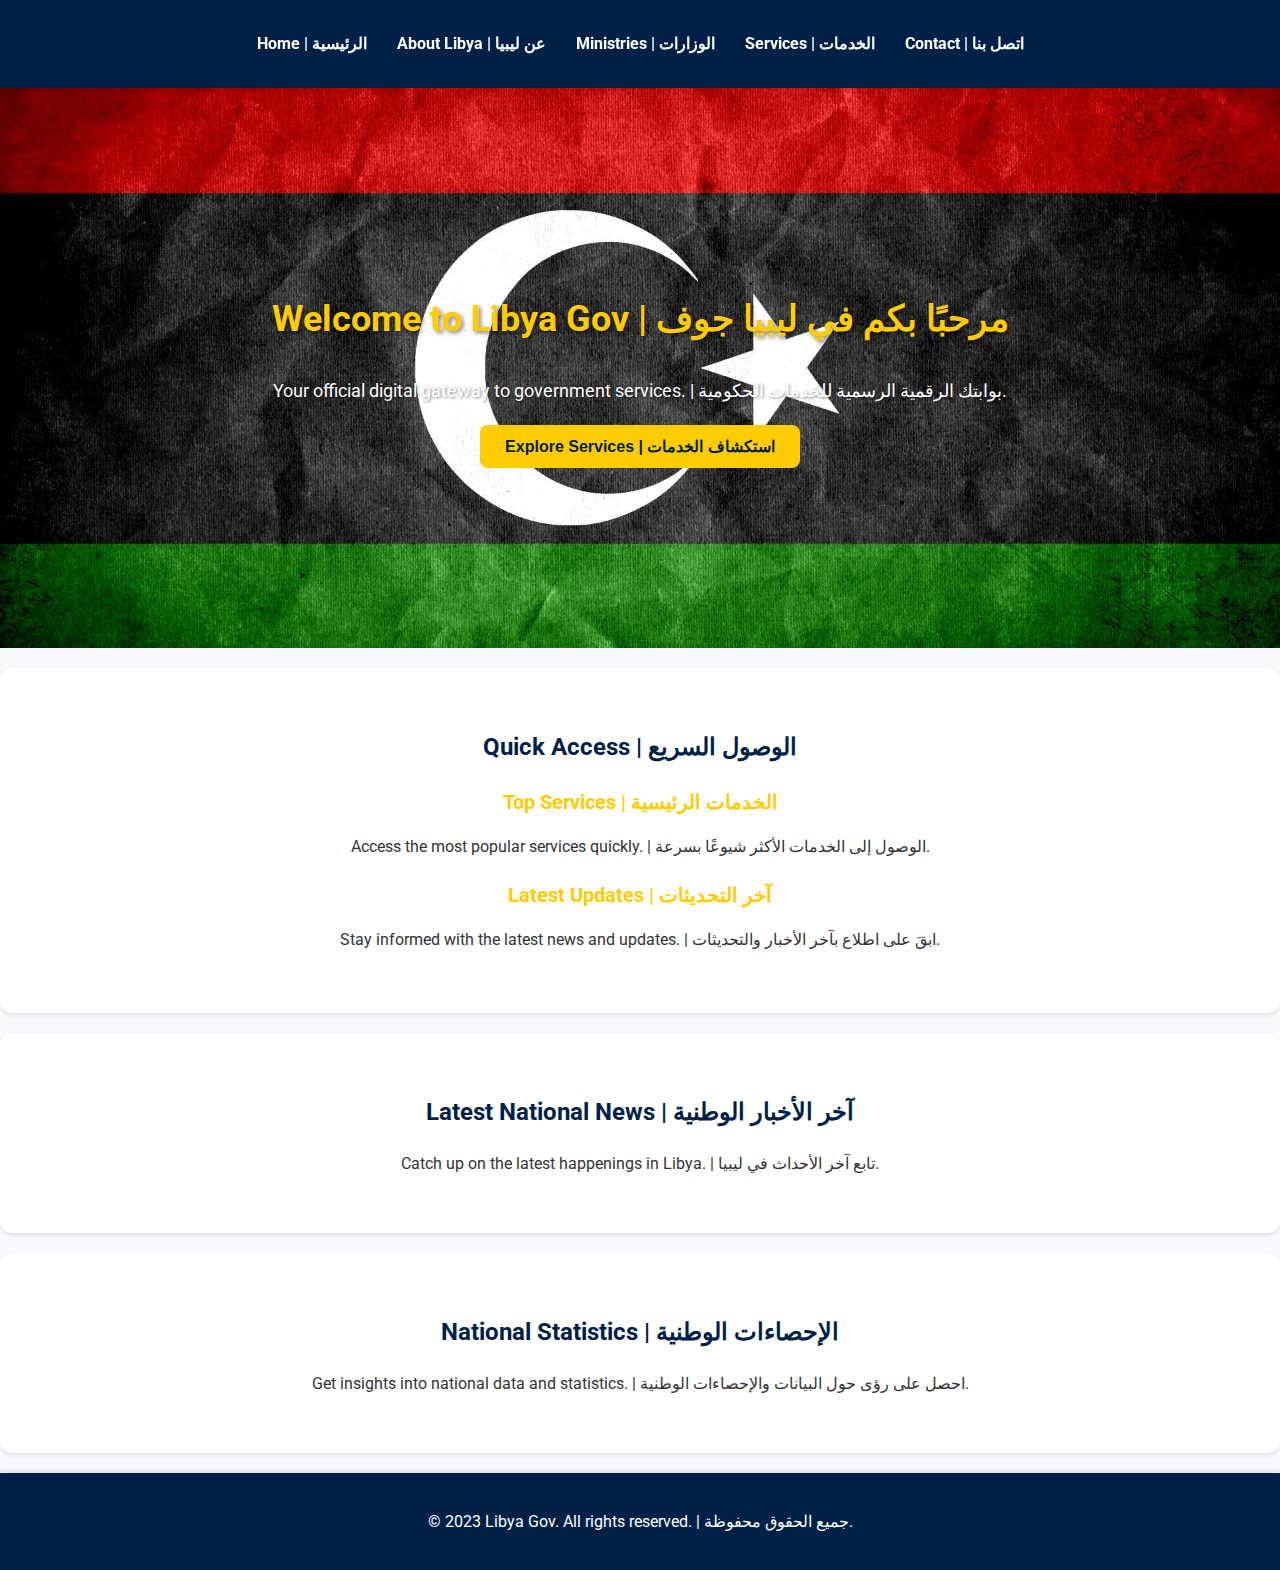
<file: index.html>
<!DOCTYPE html>
<html lang="en" dir="ltr">
<head>
    <meta charset="UTF-8">
    <meta name="viewport" content="width=device-width, initial-scale=1.0">
    <title>Libya Gov - Homepage</title>
    <link rel="stylesheet" href="../css/style.css">
    <link href="https://fonts.googleapis.com/css2?family=Roboto:wght@400;700&display=swap" rel="stylesheet">
    <style>
        body {
            background-color: #f7f9fc;
            font-family: 'Roboto', sans-serif;
        }
        header {
            background-color: #002147;
            color: white;
            padding: 15px 0;
            box-shadow: 0 2px 4px rgba(0, 0, 0, 0.1);
            position: sticky;
            top: 0;
            z-index: 1000;
        }
        nav ul {
            list-style-type: none;
            padding: 0;
            display: flex;
            justify-content: center;
        }
        nav ul li {
            margin: 0 15px;
        }
        nav ul li a {
            color: white;
            text-decoration: none;
            font-weight: bold;
            transition: color 0.3s ease;
            position: relative;
        }
        nav ul li a::after {
            content: '';
            display: block;
            width: 0;
            height: 2px;
            background: #ffcc00;
            transition: width .3s;
            position: absolute;
            bottom: -5px;
            left: 0;
        }
        nav ul li a:hover::after {
            width: 100%;
        }
        #welcome-banner {
            background-image: url('../assets/libya.jpg');
            background-size: cover;
            background-position: center;
            color: white;
            height: 400px;
            text-align: center;
            animation: fadeIn 1s ease-in-out;
            display: flex;
            flex-direction: column;
            justify-content: center;
            align-items: center;
        }
        #welcome-banner h1 {
            font-size: 36px;
            margin-bottom: 10px;
            color: #ffcc00;
            text-shadow: 2px 2px 4px rgba(0, 0, 0, 0.5);
        }
        #welcome-banner p {
            font-size: 18px;
            margin-bottom: 20px;
            color: #ffffff;
            text-shadow: 1px 1px 3px rgba(0, 0, 0, 0.5);
        }
        #welcome-banner button {
            background-color: #ffcc00;
            color: #002147;
            border: none;
            padding: 12px 25px;
            border-radius: 8px;
            cursor: pointer;
            transition: background-color 0.3s ease, transform 0.3s ease;
            font-size: 16px;
            font-weight: bold;
        }
        #welcome-banner button:hover {
            background-color: #ffdd33;
            transform: scale(1.05);
        }
        #quick-access, #latest-news, #national-statistics {
            padding: 40px;
            background-color: #fff;
            margin: 20px 0;
            border-radius: 12px;
            box-shadow: 0 2px 4px rgba(0, 0, 0, 0.1);
            transition: transform 0.3s ease, box-shadow 0.3s ease;
            text-align: center;
        }
        #quick-access:hover, #latest-news:hover, #national-statistics:hover {
            transform: translateY(-5px);
            box-shadow: 0 4px 8px rgba(0, 0, 0, 0.2);
        }
        #quick-access h2, #latest-news h2, #national-statistics h2 {
            font-size: 24px;
            color: #002147;
            margin-bottom: 20px;
        }
        .access-item, .news-item, .stats-item {
            margin-bottom: 20px;
        }
        .access-item h3, .news-item h3, .stats-item h3 {
            font-size: 20px;
            color: #ffcc00;
            margin-bottom: 10px;
        }
        .access-item p, .news-item p, .stats-item p {
            font-size: 16px;
            color: #333;
        }
        footer {
            background-color: #002147;
            color: white;
            text-align: center;
            padding: 20px 0;
            position: relative;
            width: 100%;
            bottom: 0;
            box-shadow: 0 -2px 4px rgba(0, 0, 0, 0.1);
        }
    </style>
</head>
<body>
    <header>
        <nav>
            <ul>
                <li><a href="#">Home | الرئيسية</a></li>
                <li><a href="about-libya.html">About Libya | عن ليبيا</a></li>
                <li><a href="ministries.html">Ministries | الوزارات</a></li>
                <li><a href="e-services.html">Services | الخدمات</a></li>
                <li><a href="contact.html">Contact | اتصل بنا</a></li>
            </ul>
        </nav>
    </header>
    <main>
        <section id="welcome-banner">
            <h1>Welcome to Libya Gov | مرحبًا بكم في ليبيا جوف</h1>
            <p>Your official digital gateway to government services. | بوابتك الرقمية الرسمية للخدمات الحكومية.</p>
            <button>Explore Services | استكشاف الخدمات</button>
        </section>
        <section id="quick-access">
            <h2>Quick Access | الوصول السريع</h2>
            <div class="access-item">
                <h3>Top Services | الخدمات الرئيسية</h3>
                <p>Access the most popular services quickly. | الوصول إلى الخدمات الأكثر شيوعًا بسرعة.</p>
            </div>
            <div class="access-item">
                <h3>Latest Updates | آخر التحديثات</h3>
                <p>Stay informed with the latest news and updates. | ابقَ على اطلاع بآخر الأخبار والتحديثات.</p>
            </div>
        </section>
        <section id="latest-news">
            <h2>Latest National News | آخر الأخبار الوطنية</h2>
            <p>Catch up on the latest happenings in Libya. | تابع آخر الأحداث في ليبيا.</p>
        </section>
        <section id="national-statistics">
            <h2>National Statistics | الإحصاءات الوطنية</h2>
            <p>Get insights into national data and statistics. | احصل على رؤى حول البيانات والإحصاءات الوطنية.</p>
        </section>
    </main>
    <footer>
        <p>&copy; 2023 Libya Gov. All rights reserved. | جميع الحقوق محفوظة.</p>
    </footer>
</body>
</html>
</file>
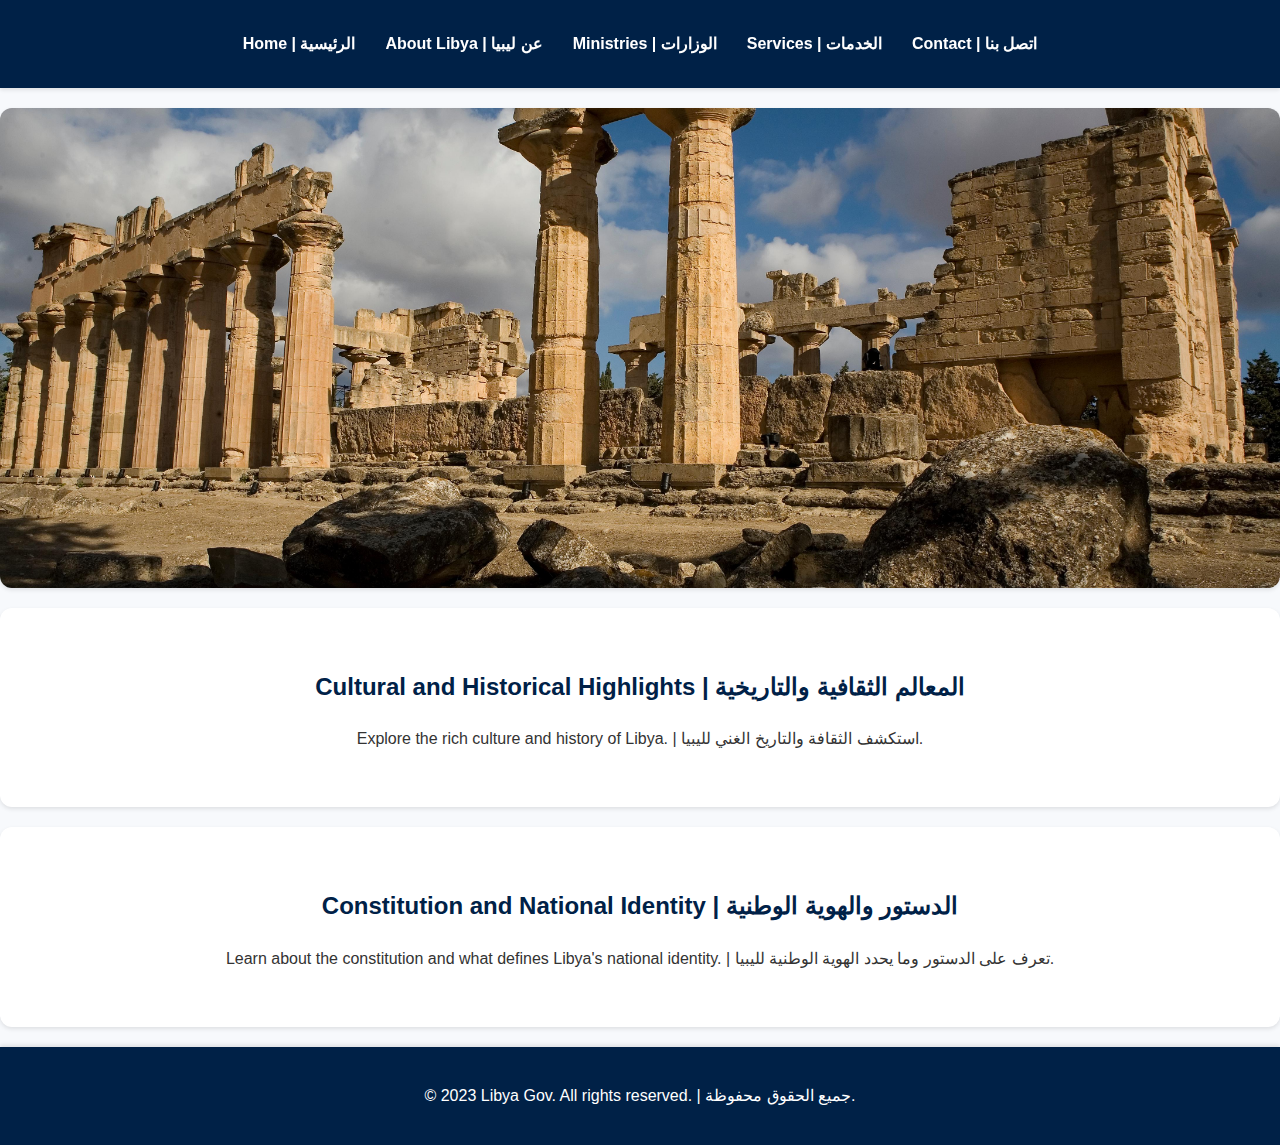
<file: about-libya.html>
<!DOCTYPE html>
<html lang="en" dir="ltr">
<head>
    <meta charset="UTF-8">
    <meta name="viewport" content="width=device-width, initial-scale=1.0">
    <title>Libya Gov - About Libya</title>
    <link rel="stylesheet" href="../css/style.css">
    <style>
        body {
            background-color: #f7f9fc;
            font-family: 'Roboto', sans-serif;
        }
        header {
            background-color: #002147;
            color: white;
            padding: 15px 0;
            box-shadow: 0 2px 4px rgba(0, 0, 0, 0.1);
            position: sticky;
            top: 0;
            z-index: 1000;
        }
        nav ul {
            list-style-type: none;
            padding: 0;
            display: flex;
            justify-content: center;
        }
        nav ul li {
            margin: 0 15px;
        }
        nav ul li a {
            color: white;
            text-decoration: none;
            font-weight: bold;
            transition: color 0.3s ease;
            position: relative;
        }
        nav ul li a::after {
            content: '';
            display: block;
            width: 0;
            height: 2px;
            background: #ffcc00;
            transition: width .3s;
            position: absolute;
            bottom: -5px;
            left: 0;
        }
        nav ul li a:hover::after {
            width: 100%;
        }
        #interactive-map, #cultural-highlights, #constitution {
            padding: 40px;
            background-color: #fff;
            margin: 20px 0;
            border-radius: 12px;
            box-shadow: 0 2px 4px rgba(0, 0, 0, 0.1);
            transition: transform 0.3s ease, box-shadow 0.3s ease;
            text-align: center;
        }
        #interactive-map:hover, #cultural-highlights:hover, #constitution:hover {
            transform: translateY(-5px);
            box-shadow: 0 4px 8px rgba(0, 0, 0, 0.2);
        }
        #interactive-map h1, #cultural-highlights h2, #constitution h2 {
            font-size: 24px;
            color: #002147;
            margin-bottom: 20px;
        }
        #interactive-map p, #cultural-highlights p, #constitution p {
            font-size: 16px;
            color: #333;
        }
        footer {
            background-color: #002147;
            color: white;
            text-align: center;
            padding: 20px 0;
            position: relative;
            width: 100%;
            bottom: 0;
            box-shadow: 0 -2px 4px rgba(0, 0, 0, 0.1);
        }
        #interactive-map {
            background-image: url('../assets/1.jpg');
            background-size: cover;
            background-position: center;
            height: 400px;
            margin: 20px 0;
            border-radius: 12px;
            box-shadow: 0 2px 4px rgba(0, 0, 0, 0.1);
            transition: transform 0.3s ease, box-shadow 0.3s ease;
            text-align: center;
        }
    </style>
</head>
<body>
    <header>
        <nav>
            <ul>
                <li><a href="index.html">Home | الرئيسية</a></li>
                <li><a href="#">About Libya | عن ليبيا</a></li>
                <li><a href="ministries.html">Ministries | الوزارات</a></li>
                <li><a href="e-services.html">Services | الخدمات</a></li>
                <li><a href="contact.html">Contact | اتصل بنا</a></li>
            </ul>
        </nav>
    </header>
    <main>
        <section id="interactive-map">
            <!-- Interactive map of Libya -->
        </section>
        <section id="cultural-highlights">
            <h2>Cultural and Historical Highlights | المعالم الثقافية والتاريخية</h2>
            <p>Explore the rich culture and history of Libya. | استكشف الثقافة والتاريخ الغني لليبيا.</p>
        </section>
        <section id="constitution">
            <h2>Constitution and National Identity | الدستور والهوية الوطنية</h2>
            <p>Learn about the constitution and what defines Libya's national identity. | تعرف على الدستور وما يحدد الهوية الوطنية لليبيا.</p>
        </section>
    </main>
    <footer>
        <p>&copy; 2023 Libya Gov. All rights reserved. | جميع الحقوق محفوظة.</p>
    </footer>
</body>
</html>
</file>
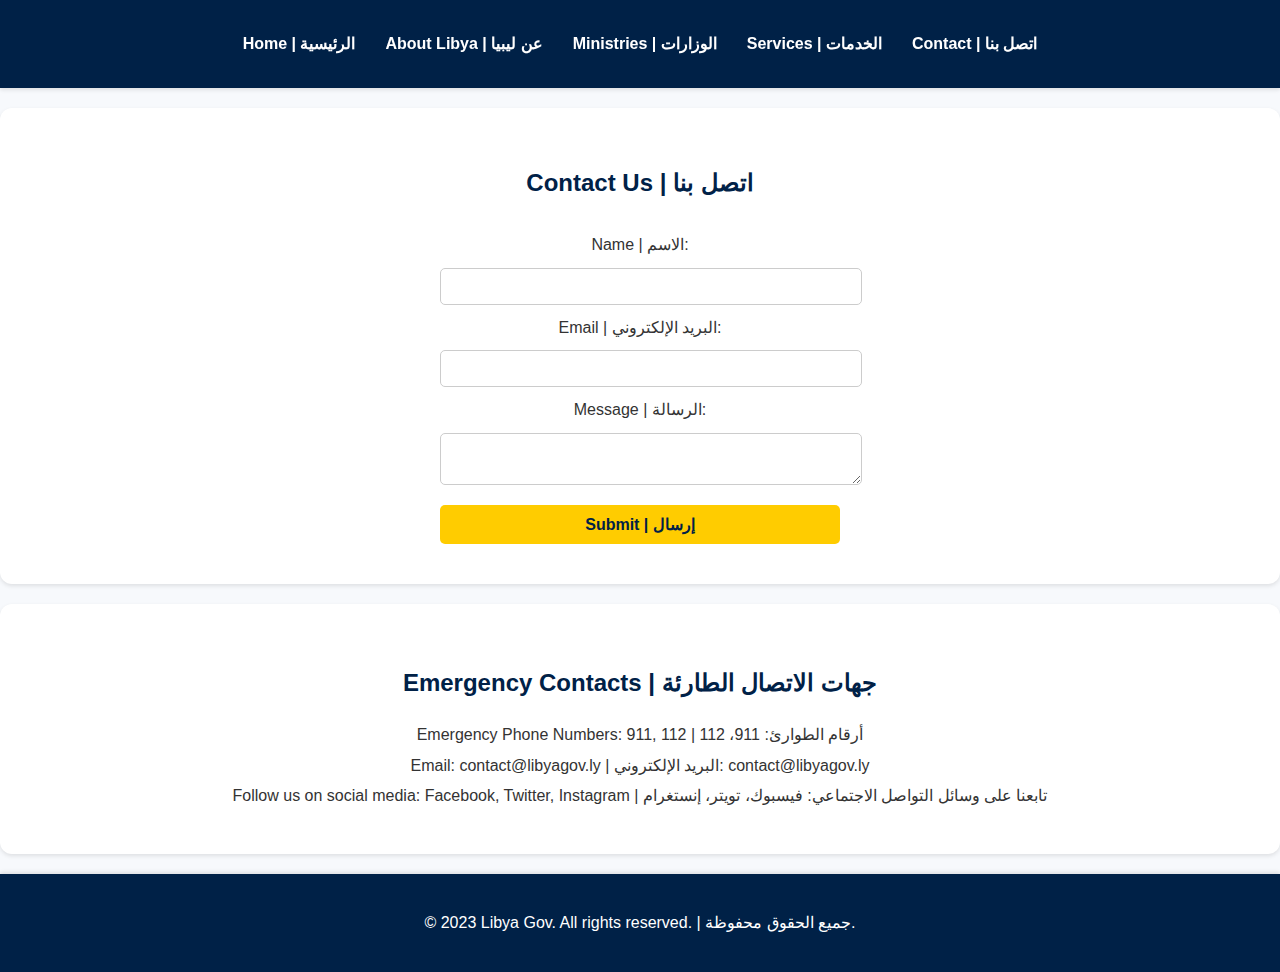
<file: contact.html>
<!DOCTYPE html>
<html lang="en" dir="ltr">
<head>
    <meta charset="UTF-8">
    <meta name="viewport" content="width=device-width, initial-scale=1.0">
    <title>Libya Gov - Contact</title>
    <link rel="stylesheet" href="../css/style.css">
    <style>
        body {
            background-color: #f7f9fc;
            font-family: 'Roboto', sans-serif;
        }
        header {
            background-color: #002147;
            color: white;
            padding: 15px 0;
            box-shadow: 0 2px 4px rgba(0, 0, 0, 0.1);
            position: sticky;
            top: 0;
            z-index: 1000;
        }
        nav ul {
            list-style-type: none;
            padding: 0;
            display: flex;
            justify-content: center;
        }
        nav ul li {
            margin: 0 15px;
        }
        nav ul li a {
            color: white;
            text-decoration: none;
            font-weight: bold;
            transition: color 0.3s ease;
            position: relative;
        }
        nav ul li a::after {
            content: '';
            display: block;
            width: 0;
            height: 2px;
            background: #ffcc00;
            transition: width .3s;
            position: absolute;
            bottom: -5px;
            left: 0;
        }
        nav ul li a:hover::after {
            width: 100%;
        }
        #contact-form, #emergency-contacts {
            padding: 40px;
            background-color: #fff;
            margin: 20px 0;
            border-radius: 12px;
            box-shadow: 0 2px 4px rgba(0, 0, 0, 0.1);
            transition: transform 0.3s ease, box-shadow 0.3s ease;
            text-align: center;
        }
        #contact-form:hover, #emergency-contacts:hover {
            transform: translateY(-5px);
            box-shadow: 0 4px 8px rgba(0, 0, 0, 0.2);
        }
        #contact-form h1, #emergency-contacts h2 {
            font-size: 24px;
            color: #002147;
            margin-bottom: 20px;
        }
        #contact-form label, #emergency-contacts p {
            font-size: 16px;
            color: #333;
        }
        #contact-form input, #contact-form textarea {
            width: 100%;
            padding: 10px;
            margin-top: 10px;
            border: 1px solid #ccc;
            border-radius: 5px;
        }
        #contact-form button {
            margin-top: 20px;
            padding: 10px 20px;
            background-color: #ffcc00;
            color: #002147;
            border: none;
            border-radius: 5px;
            cursor: pointer;
            transition: background-color 0.3s ease, transform 0.3s ease;
            font-size: 16px;
            font-weight: bold;
        }
        #contact-form button:hover {
            background-color: #ffdd33;
            transform: scale(1.05);
        }
        footer {
            background-color: #002147;
            color: white;
            text-align: center;
            padding: 20px 0;
            position: relative;
            width: 100%;
            bottom: 0;
            box-shadow: 0 -2px 4px rgba(0, 0, 0, 0.1);
        }
    </style>
</head>
<body>
    <header>
        <nav>
            <ul>
                <li><a href="index.html">Home | الرئيسية</a></li>
                <li><a href="about-libya.html">About Libya | عن ليبيا</a></li>
                <li><a href="ministries.html">Ministries | الوزارات</a></li>
                <li><a href="e-services.html">Services | الخدمات</a></li>
                <li><a href="#">Contact | اتصل بنا</a></li>
            </ul>
        </nav>
    </header>
    <main>
        <section id="contact-form">
            <h1>Contact Us | اتصل بنا</h1>
            <form>
                <label for="name">Name | الاسم:</label>
                <input type="text" id="name" name="name" required>
                <label for="email">Email | البريد الإلكتروني:</label>
                <input type="email" id="email" name="email" required>
                <label for="message">Message | الرسالة:</label>
                <textarea id="message" name="message" required></textarea>
                <button type="submit">Submit | إرسال</button>
            </form>
        </section>
        <section id="emergency-contacts">
            <h2>Emergency Contacts | جهات الاتصال الطارئة</h2>
            <p>Emergency Phone Numbers: 911, 112 | أرقام الطوارئ: 911، 112</p>
            <p>Email: contact@libyagov.ly | البريد الإلكتروني: contact@libyagov.ly</p>
            <p>Follow us on social media: Facebook, Twitter, Instagram | تابعنا على وسائل التواصل الاجتماعي: فيسبوك، تويتر، إنستغرام</p>
        </section>
    </main>
    <footer>
        <p>&copy; 2023 Libya Gov. All rights reserved. | جميع الحقوق محفوظة.</p>
    </footer>
</body>
</html>
</file>
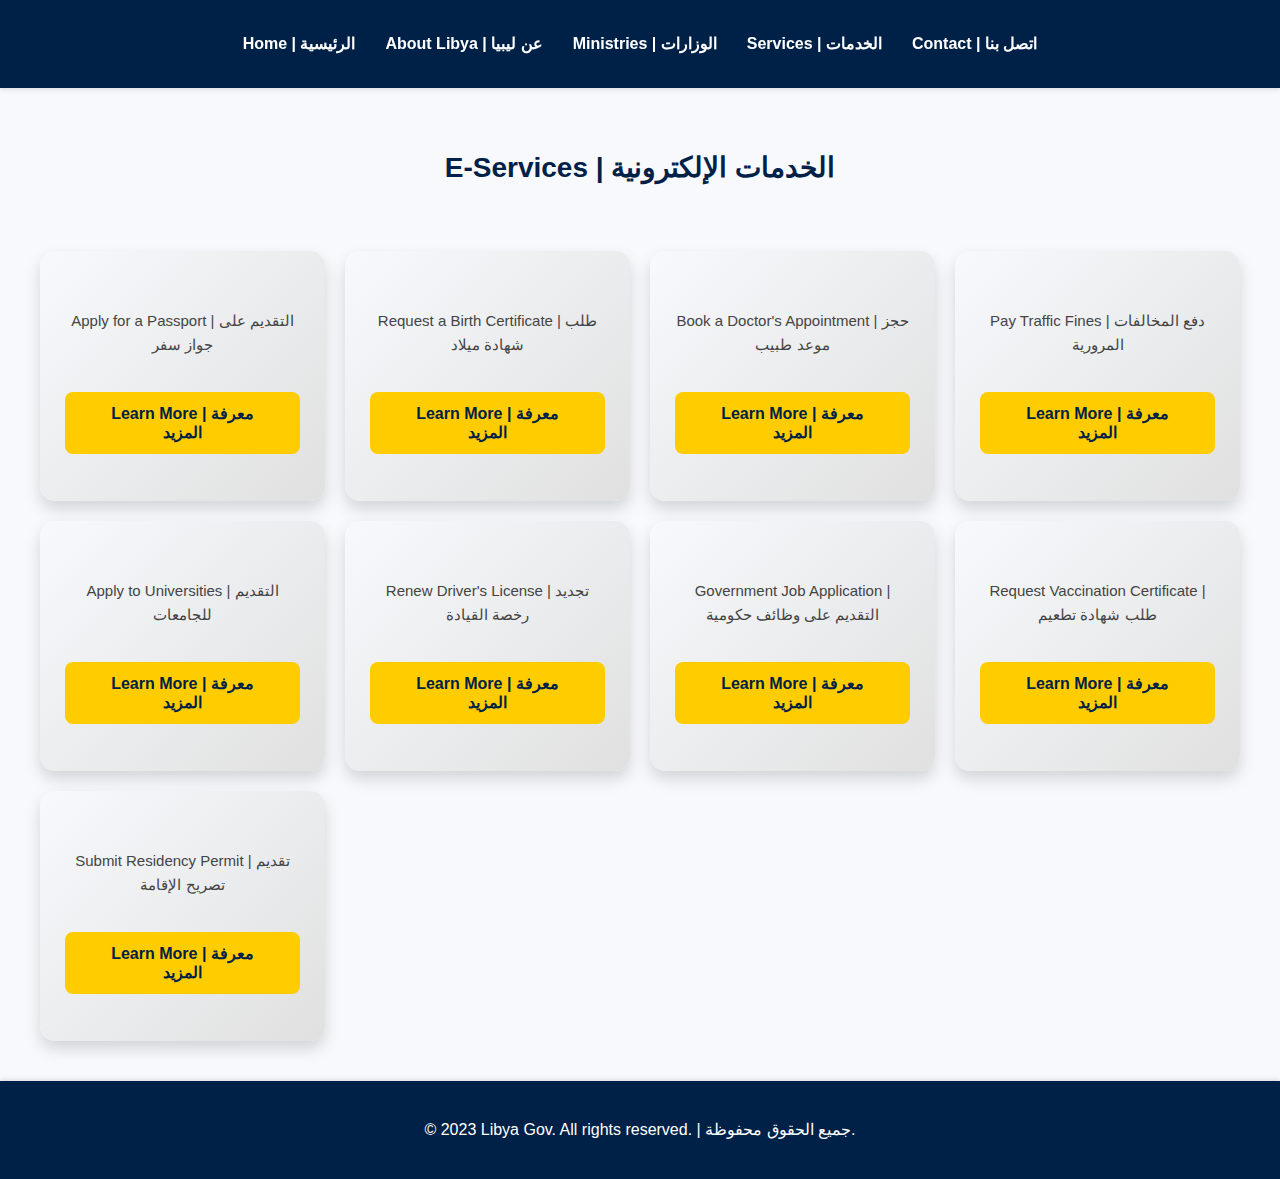
<file: e-services.html>
<!DOCTYPE html>
<html lang="en" dir="ltr">
<head>
    <meta charset="UTF-8">
    <meta name="viewport" content="width=device-width, initial-scale=1.0">
    <title>Libya Gov - E-Services</title>
    <link rel="stylesheet" href="../css/style.css">
    <style>
        body {
            background-color: #f7f9fc;
            font-family: 'Roboto', sans-serif;
        }
        header {
            background-color: #002147;
            color: white;
            padding: 15px 0;
            box-shadow: 0 2px 4px rgba(0, 0, 0, 0.1);
            position: sticky;
            top: 0;
            z-index: 1000;
        }
        nav ul {
            list-style-type: none;
            padding: 0;
            display: flex;
            justify-content: center;
        }
        nav ul li {
            margin: 0 15px;
        }
        nav ul li a {
            color: white;
            text-decoration: none;
            font-weight: bold;
            transition: color 0.3s ease;
            position: relative;
        }
        nav ul li a::after {
            content: '';
            display: block;
            width: 0;
            height: 2px;
            background: #ffcc00;
            transition: width .3s;
            position: absolute;
            bottom: -5px;
            left: 0;
        }
        nav ul li a:hover::after {
            width: 100%;
        }
        footer {
            background-color: #002147;
            color: white;
            text-align: center;
            padding: 20px 0;
            position: relative;
            width: 100%;
            bottom: 0;
            box-shadow: 0 -2px 4px rgba(0, 0, 0, 0.1);
        }
    </style>
</head>
<body>
    <header>
        <nav>
            <ul>
                <li><a href="index.html">Home | الرئيسية</a></li>
                <li><a href="about-libya.html">About Libya | عن ليبيا</a></li>
                <li><a href="ministries.html">Ministries | الوزارات</a></li>
                <li><a href="#">Services | الخدمات</a></li>
                <li><a href="contact.html">Contact | اتصل بنا</a></li>
            </ul>
        </nav>
    </header>
    <main>
        <section id="services-grid">
            <h1 style="text-align: center; font-size: 28px; color: #002147; margin-bottom: 40px;">E-Services | الخدمات الإلكترونية</h1>
            <div class="service">
                <p>Apply for a Passport | التقديم على جواز سفر</p>
                <button>Learn More | معرفة المزيد</button>
            </div>
            <div class="service">
                <p>Request a Birth Certificate | طلب شهادة ميلاد</p>
                <button>Learn More | معرفة المزيد</button>
            </div>
            <div class="service">
                <p>Book a Doctor's Appointment | حجز موعد طبيب</p>
                <button>Learn More | معرفة المزيد</button>
            </div>
            <div class="service">
                <p>Pay Traffic Fines | دفع المخالفات المرورية</p>
                <button>Learn More | معرفة المزيد</button>
            </div>
            <div class="service">
                <p>Apply to Universities | التقديم للجامعات</p>
                <button>Learn More | معرفة المزيد</button>
            </div>
            <div class="service">
                <p>Renew Driver's License | تجديد رخصة القيادة</p>
                <button>Learn More | معرفة المزيد</button>
            </div>
            <div class="service">
                <p>Government Job Application | التقديم على وظائف حكومية</p>
                <button>Learn More | معرفة المزيد</button>
            </div>
            <div class="service">
                <p>Request Vaccination Certificate | طلب شهادة تطعيم</p>
                <button>Learn More | معرفة المزيد</button>
            </div>
            <div class="service">
                <p>Submit Residency Permit | تقديم تصريح الإقامة</p>
                <button>Learn More | معرفة المزيد</button>
            </div>
        </section>
    </main>
    <footer>
        <p>&copy; 2023 Libya Gov. All rights reserved. | جميع الحقوق محفوظة.</p>
    </footer>
</body>
</html>
</file>
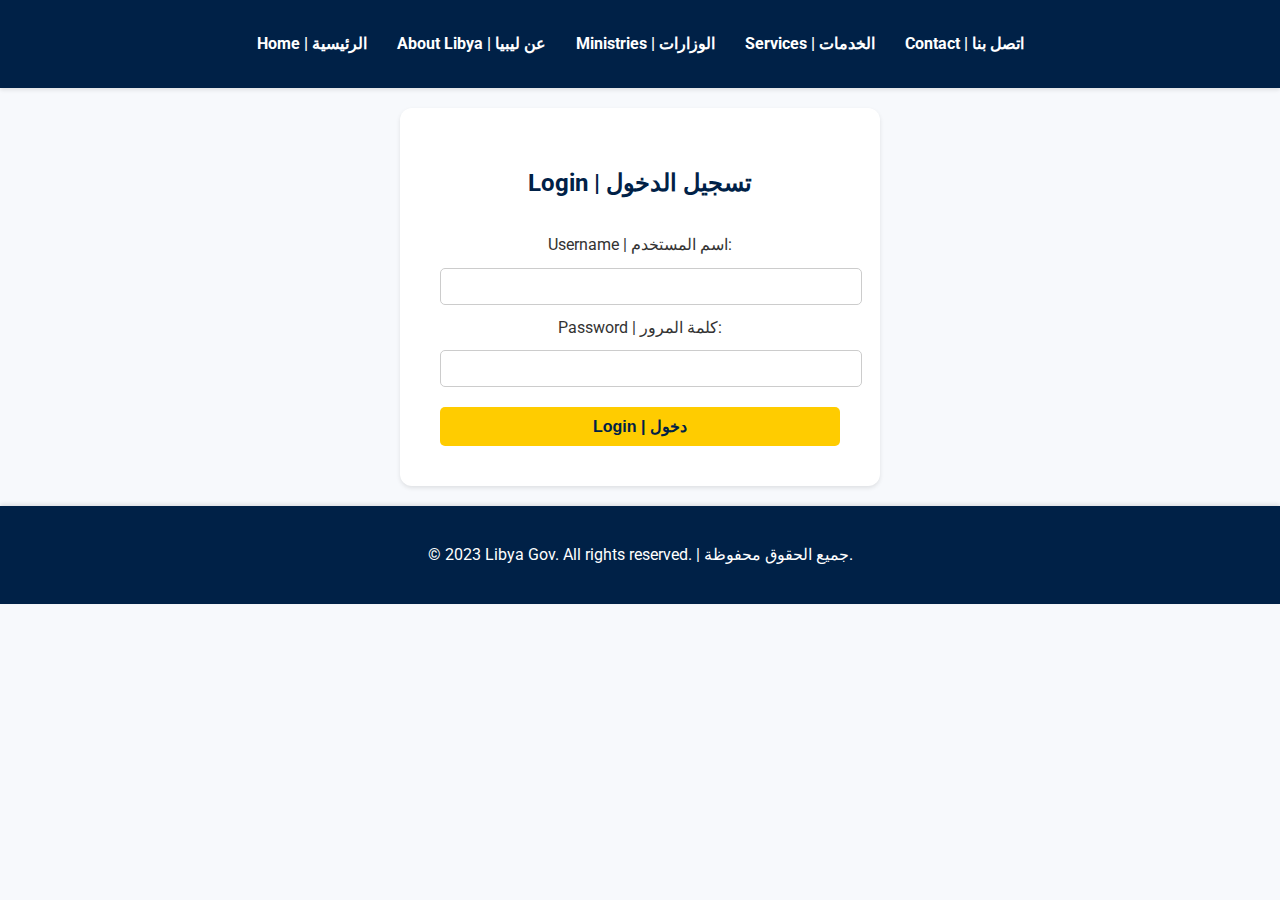
<file: login.html>
<!DOCTYPE html>
<html lang="en" dir="ltr">
<head>
    <meta charset="UTF-8">
    <meta name="viewport" content="width=device-width, initial-scale=1.0">
    <title>Libya Gov - Login</title>
    <link rel="stylesheet" href="../css/style.css">
    <link href="https://fonts.googleapis.com/css2?family=Roboto:wght@400;700&display=swap" rel="stylesheet">
    <style>
        body {
            background-color: #f7f9fc;
            font-family: 'Roboto', sans-serif;
        }
        header {
            background-color: #002147;
            color: white;
            padding: 15px 0;
            box-shadow: 0 2px 4px rgba(0, 0, 0, 0.1);
            position: sticky;
            top: 0;
            z-index: 1000;
        }
        nav ul {
            list-style-type: none;
            padding: 0;
            display: flex;
            justify-content: center;
        }
        nav ul li {
            margin: 0 15px;
        }
        nav ul li a {
            color: white;
            text-decoration: none;
            font-weight: bold;
            transition: color 0.3s ease;
            position: relative;
        }
        nav ul li a::after {
            content: '';
            display: block;
            width: 0;
            height: 2px;
            background: #ffcc00;
            transition: width .3s;
            position: absolute;
            bottom: -5px;
            left: 0;
        }
        nav ul li a:hover::after {
            width: 100%;
        }
        #login {
            padding: 40px;
            background-color: #fff;
            margin: 20px auto;
            border-radius: 12px;
            box-shadow: 0 2px 4px rgba(0, 0, 0, 0.1);
            transition: transform 0.3s ease, box-shadow 0.3s ease;
            text-align: center;
            max-width: 400px;
        }
        #login:hover {
            transform: translateY(-5px);
            box-shadow: 0 4px 8px rgba(0, 0, 0, 0.2);
        }
        #login h1 {
            font-size: 24px;
            color: #002147;
            margin-bottom: 20px;
        }
        #login label {
            font-size: 16px;
            color: #333;
        }
        #login input {
            width: 100%;
            padding: 10px;
            margin-top: 10px;
            border: 1px solid #ccc;
            border-radius: 5px;
        }
        #login button {
            margin-top: 20px;
            padding: 10px 20px;
            background-color: #ffcc00;
            color: #002147;
            border: none;
            border-radius: 5px;
            cursor: pointer;
            transition: background-color 0.3s ease, transform 0.3s ease;
            font-size: 16px;
            font-weight: bold;
        }
        #login button:hover {
            background-color: #ffdd33;
            transform: scale(1.05);
        }
        footer {
            background-color: #002147;
            color: white;
            text-align: center;
            padding: 20px 0;
            position: relative;
            width: 100%;
            bottom: 0;
            box-shadow: 0 -2px 4px rgba(0, 0, 0, 0.1);
        }
    </style>
</head>
<body>
    <header>
        <nav>
            <ul>
                <li><a href="index.html">Home | الرئيسية</a></li>
                <li><a href="about-libya.html">About Libya | عن ليبيا</a></li>
                <li><a href="ministries.html">Ministries | الوزارات</a></li>
                <li><a href="e-services.html">Services | الخدمات</a></li>
                <li><a href="contact.html">Contact | اتصل بنا</a></li>
            </ul>
        </nav>
    </header>
    <main>
        <section id="login">
            <h1>Login | تسجيل الدخول</h1>
            <form>
                <label for="username">Username | اسم المستخدم:</label>
                <input type="text" id="username" name="username" required>
                <label for="password">Password | كلمة المرور:</label>
                <input type="password" id="password" name="password" required>
                <button type="submit">Login | دخول</button>
            </form>
        </section>
    </main>
    <footer>
        <p>&copy; 2023 Libya Gov. All rights reserved. | جميع الحقوق محفوظة.</p>
    </footer>
</body>
</html>
</file>
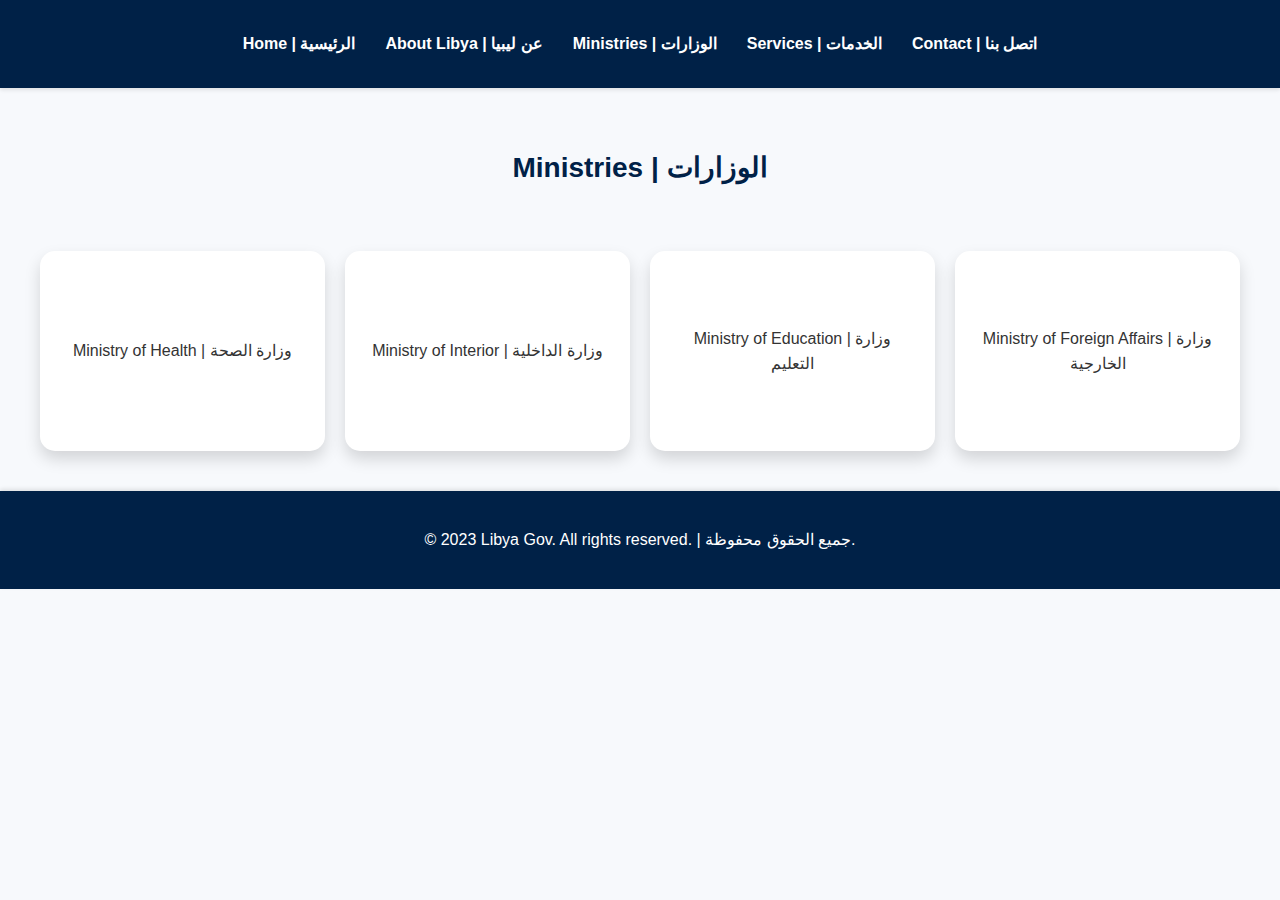
<file: ministries.html>
<!DOCTYPE html>
<html lang="en" dir="ltr">
<head>
    <meta charset="UTF-8">
    <meta name="viewport" content="width=device-width, initial-scale=1.0">
    <title>Libya Gov - Ministries</title>
    <link rel="stylesheet" href="../css/style.css">
    <style>
        #ministries-grid {
            display: grid;
            grid-template-columns: repeat(4, 1fr);
            gap: 20px;
            padding: 40px;
            text-align: center;
        }
        .ministry {
            padding: 25px;
            border: none;
            border-radius: 15px;
            background-color: #fff;
            box-shadow: 0 8px 16px rgba(0, 0, 0, 0.15);
            transition: transform 0.3s ease, box-shadow 0.3s ease;
            display: flex;
            flex-direction: column;
            justify-content: center;
            align-items: center;
            height: 150px;
        }
        .ministry:hover {
            transform: translateY(-10px);
            box-shadow: 0 12px 24px rgba(0, 0, 0, 0.2);
        }
        .ministry p {
            font-size: 16px;
            color: #333;
        }
        h1 {
            text-align: center;
            font-size: 28px;
            color: #002147;
            margin-bottom: 40px;
        }
    </style>
</head>
<body>
    <header>
        <nav>
            <ul>
                <li><a href="index.html">Home | الرئيسية</a></li>
                <li><a href="about-libya.html">About Libya | عن ليبيا</a></li>
                <li><a href="#">Ministries | الوزارات</a></li>
                <li><a href="e-services.html">Services | الخدمات</a></li>
                <li><a href="contact.html">Contact | اتصل بنا</a></li>
            </ul>
        </nav>
    </header>
    <main>
        <section id="ministries-grid">
            <h1 style="grid-column: 1 / -1;">Ministries | الوزارات</h1>
            <div class="ministry">
                <p>Ministry of Health | وزارة الصحة</p>
            </div>
            <div class="ministry">
                <p>Ministry of Interior | وزارة الداخلية</p>
            </div>
            <div class="ministry">
                <p>Ministry of Education | وزارة التعليم</p>
            </div>
            <div class="ministry">
                <p>Ministry of Foreign Affairs | وزارة الخارجية</p>
            </div>
            <!-- Add more ministries as needed -->
        </section>
    </main>
    <footer>
        <p>&copy; 2023 Libya Gov. All rights reserved. | جميع الحقوق محفوظة.</p>
    </footer>
</body>
</html>
</file>
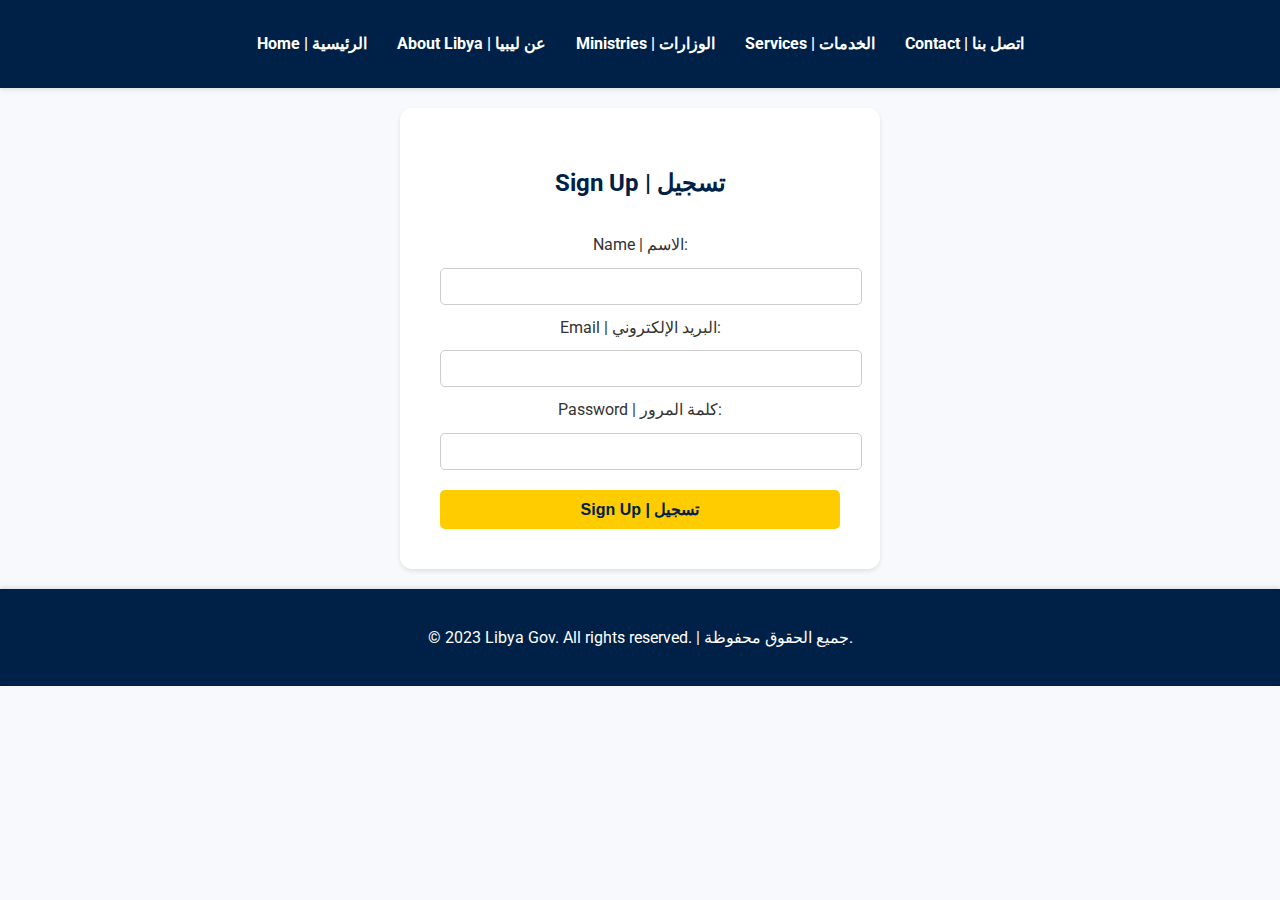
<file: signup.html>
<!DOCTYPE html>
<html lang="en" dir="ltr">
<head>
    <meta charset="UTF-8">
    <meta name="viewport" content="width=device-width, initial-scale=1.0">
    <title>Libya Gov - Sign Up</title>
    <link rel="stylesheet" href="../css/style.css">
    <link href="https://fonts.googleapis.com/css2?family=Roboto:wght@400;700&display=swap" rel="stylesheet">
    <style>
        body {
            background-color: #f7f9fc;
            font-family: 'Roboto', sans-serif;
        }
        header {
            background-color: #002147;
            color: white;
            padding: 15px 0;
            box-shadow: 0 2px 4px rgba(0, 0, 0, 0.1);
            position: sticky;
            top: 0;
            z-index: 1000;
        }
        nav ul {
            list-style-type: none;
            padding: 0;
            display: flex;
            justify-content: center;
        }
        nav ul li {
            margin: 0 15px;
        }
        nav ul li a {
            color: white;
            text-decoration: none;
            font-weight: bold;
            transition: color 0.3s ease;
            position: relative;
        }
        nav ul li a::after {
            content: '';
            display: block;
            width: 0;
            height: 2px;
            background: #ffcc00;
            transition: width .3s;
            position: absolute;
            bottom: -5px;
            left: 0;
        }
        nav ul li a:hover::after {
            width: 100%;
        }
        #signup {
            padding: 40px;
            background-color: #fff;
            margin: 20px auto;
            border-radius: 12px;
            box-shadow: 0 2px 4px rgba(0, 0, 0, 0.1);
            transition: transform 0.3s ease, box-shadow 0.3s ease;
            text-align: center;
            max-width: 400px;
        }
        #signup:hover {
            transform: translateY(-5px);
            box-shadow: 0 4px 8px rgba(0, 0, 0, 0.2);
        }
        #signup h1 {
            font-size: 24px;
            color: #002147;
            margin-bottom: 20px;
        }
        #signup label {
            font-size: 16px;
            color: #333;
        }
        #signup input {
            width: 100%;
            padding: 10px;
            margin-top: 10px;
            border: 1px solid #ccc;
            border-radius: 5px;
        }
        #signup button {
            margin-top: 20px;
            padding: 10px 20px;
            background-color: #ffcc00;
            color: #002147;
            border: none;
            border-radius: 5px;
            cursor: pointer;
            transition: background-color 0.3s ease, transform 0.3s ease;
            font-size: 16px;
            font-weight: bold;
        }
        #signup button:hover {
            background-color: #ffdd33;
            transform: scale(1.05);
        }
        footer {
            background-color: #002147;
            color: white;
            text-align: center;
            padding: 20px 0;
            position: relative;
            width: 100%;
            bottom: 0;
            box-shadow: 0 -2px 4px rgba(0, 0, 0, 0.1);
        }
    </style>
</head>
<body>
    <header>
        <nav>
            <ul>
                <li><a href="index.html">Home | الرئيسية</a></li>
                <li><a href="about-libya.html">About Libya | عن ليبيا</a></li>
                <li><a href="ministries.html">Ministries | الوزارات</a></li>
                <li><a href="e-services.html">Services | الخدمات</a></li>
                <li><a href="contact.html">Contact | اتصل بنا</a></li>
            </ul>
        </nav>
    </header>
    <main>
        <section id="signup">
            <h1>Sign Up | تسجيل</h1>
            <form>
                <label for="name">Name | الاسم:</label>
                <input type="text" id="name" name="name" required>
                <label for="email">Email | البريد الإلكتروني:</label>
                <input type="email" id="email" name="email" required>
                <label for="password">Password | كلمة المرور:</label>
                <input type="password" id="password" name="password" required>
                <button type="submit">Sign Up | تسجيل</button>
            </form>
        </section>
    </main>
    <footer>
        <p>&copy; 2023 Libya Gov. All rights reserved. | جميع الحقوق محفوظة.</p>
    </footer>
</body>
</html>
</file>
<file: css/style.css>
body {
    font-family: 'Roboto', sans-serif;
    margin: 0;
    padding: 0;
    color: #333;
    line-height: 1.6;
    background-color: #f7f9fc;
}

header {
    background-color: #002147;
    color: white;
    padding: 15px 0;
    box-shadow: 0 2px 4px rgba(0, 0, 0, 0.1);
    position: sticky;
    top: 0;
    z-index: 1000;
    transition: background-color 0.3s ease;
}

nav ul {
    list-style-type: none;
    padding: 0;
    display: flex;
    justify-content: center;
}

nav ul li {
    margin: 0 15px;
}

nav ul li a {
    color: white;
    text-decoration: none;
    font-weight: bold;
    transition: color 0.3s ease;
    position: relative;
}

nav ul li a::after {
    content: '';
    display: block;
    width: 0;
    height: 2px;
    background: #ffcc00;
    transition: width .3s;
    position: absolute;
    bottom: -5px;
    left: 0;
}

nav ul li a:hover::after {
    width: 100%;
}

#welcome-banner {
    background: linear-gradient(to right, #00509e, #00aaff);
    color: white;
    padding: 80px 0;
    text-align: center;
    background-size: cover;
    animation: fadeIn 1s ease-in-out;
}

@keyframes fadeIn {
    from { opacity: 0; }
    to { opacity: 1; }
}

#quick-access, #latest-news, #national-statistics {
    padding: 40px;
    background-color: #fff;
    margin: 20px 0;
    border-radius: 12px;
    box-shadow: 0 2px 4px rgba(0, 0, 0, 0.1);
    transition: transform 0.3s ease, box-shadow 0.3s ease;
}

#quick-access:hover, #latest-news:hover, #national-statistics:hover {
    transform: translateY(-5px);
    box-shadow: 0 4px 8px rgba(0, 0, 0, 0.2);
}

footer {
    background-color: #002147;
    color: white;
    text-align: center;
    padding: 20px 0;
    position: relative;
    width: 100%;
    bottom: 0;
    box-shadow: 0 -2px 4px rgba(0, 0, 0, 0.1);
}

#services-grid {
    display: grid;
    grid-template-columns: repeat(4, 1fr);
    gap: 20px;
    padding: 40px;
    text-align: center;
}

.service {
    text-align: center;
    padding: 25px;
    border: none;
    border-radius: 15px;
    background: linear-gradient(135deg, #f7f9fc, #e0e0e0);
    box-shadow: 0 8px 16px rgba(0, 0, 0, 0.15);
    transition: transform 0.3s ease, box-shadow 0.3s ease;
    display: flex;
    flex-direction: column;
    justify-content: center;
    align-items: center;
    height: 200px;
}

.service:hover {
    transform: translateY(-10px);
    box-shadow: 0 12px 24px rgba(0, 0, 0, 0.2);
}

.service button {
    margin-top: 20px;
    background-color: #ffcc00;
    color: #002147;
    border: none;
    padding: 12px 25px;
    border-radius: 8px;
    cursor: pointer;
    transition: background-color 0.3s ease, transform 0.3s ease;
    font-size: 16px;
    font-weight: bold;
}

.service button:hover {
    background-color: #ffdd33;
    transform: scale(1.05);
}

.service p {
    margin-top: 15px;
    font-size: 16px;
    margin-top: 10px;
    font-size: 15px;
    color: #444;
}

#services-grid h1 {
    grid-column: 1 / -1;
    margin-bottom: 30px;
    font-size: 24px;
    color: #333;
}

#ministries-grid {
    display: grid;
    grid-template-columns: repeat(auto-fit, minmax(150px, 1fr));
    gap: 20px;
    padding: 20px;
}

.ministry {
    text-align: center;
    padding: 10px;
    border: 1px solid #ccc;
    border-radius: 5px;
    background-color: #f9f9f9;
}

.ministry img {
    max-width: 100px;
    margin-bottom: 10px;
}

#interactive-map, #cultural-highlights, #constitution {
    padding: 20px;
}

#map {
    width: 100%;
    height: 300px;
    background-color: #e0e0e0;
    margin-bottom: 20px;
}

#investment-opportunities, #legal-guidelines, #investment-form {
    padding: 20px;
}

form {
    display: flex;
    flex-direction: column;
    max-width: 400px;
    margin: 0 auto;
}

form label {
    margin-top: 10px;
}

form input, form textarea {
    padding: 10px;
    margin-top: 5px;
    border: 1px solid #ccc;
    border-radius: 5px;
}

form button {
    margin-top: 20px;
    padding: 10px;
    background-color: #003366;
    color: white;
    border: none;
    border-radius: 5px;
    cursor: pointer;
}

#budget-reports, #government-projects, #citizen-feedback {
    padding: 20px;
}

#contact-form, #emergency-contacts {
    padding: 20px;
}

#emergency-contacts p {
    margin: 5px 0;
}

button {
    background-color: #00aaff;
    color: white;
    border: none;
    padding: 10px 20px;
    border-radius: 5px;
    cursor: pointer;
    transition: background-color 0.3s ease;
}

button:hover {
    background-color: #007acc;
}
</file>
